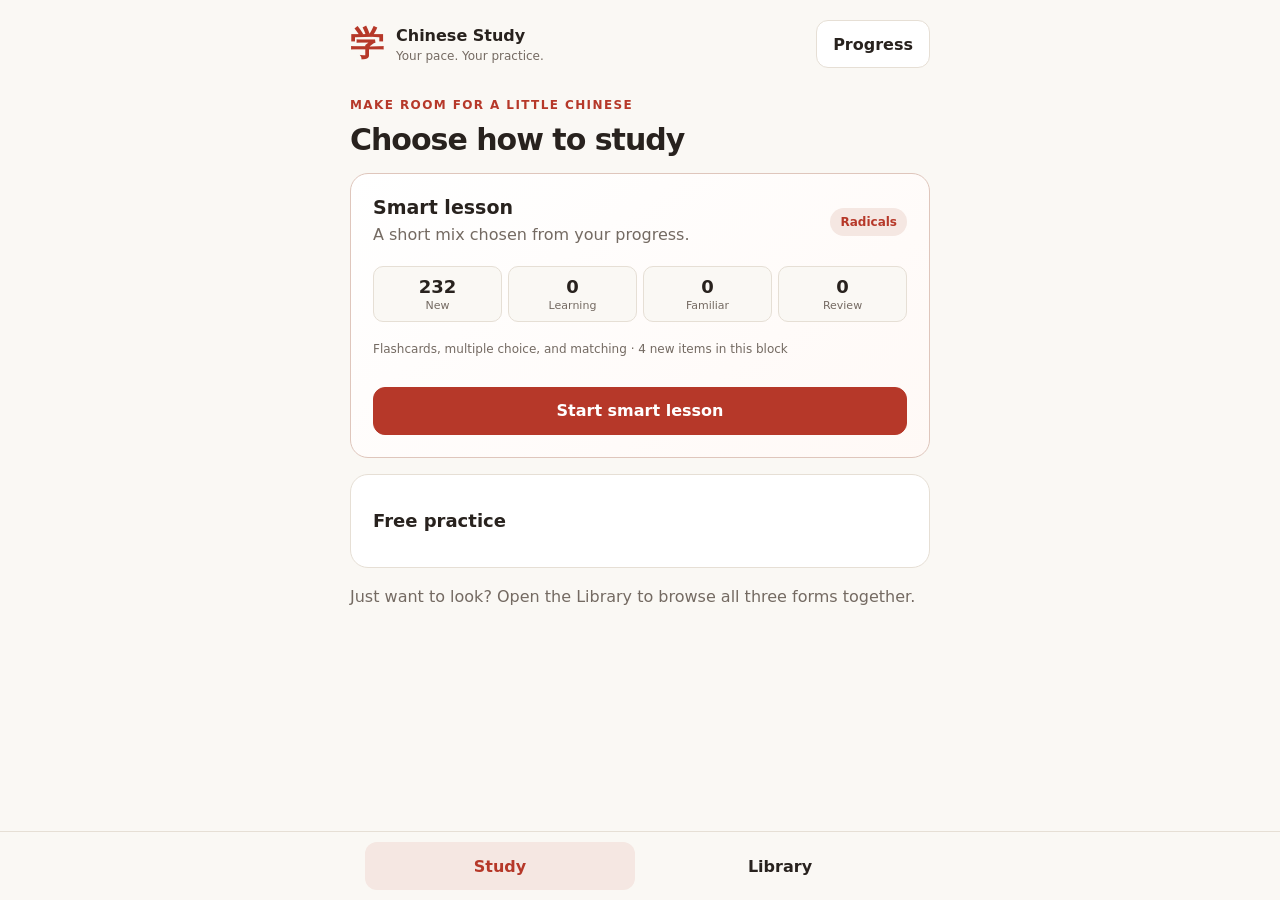
<file: index.html>
<!doctype html><html lang="en"><head><meta charset="utf-8"><meta name="viewport" content="width=device-width, initial-scale=1"><meta http-equiv="refresh" content="0;url=chinese-radicals.html"><title>Chinese Study</title></head><body><a href="chinese-radicals.html">Open Chinese Study</a></body></html>
</file>
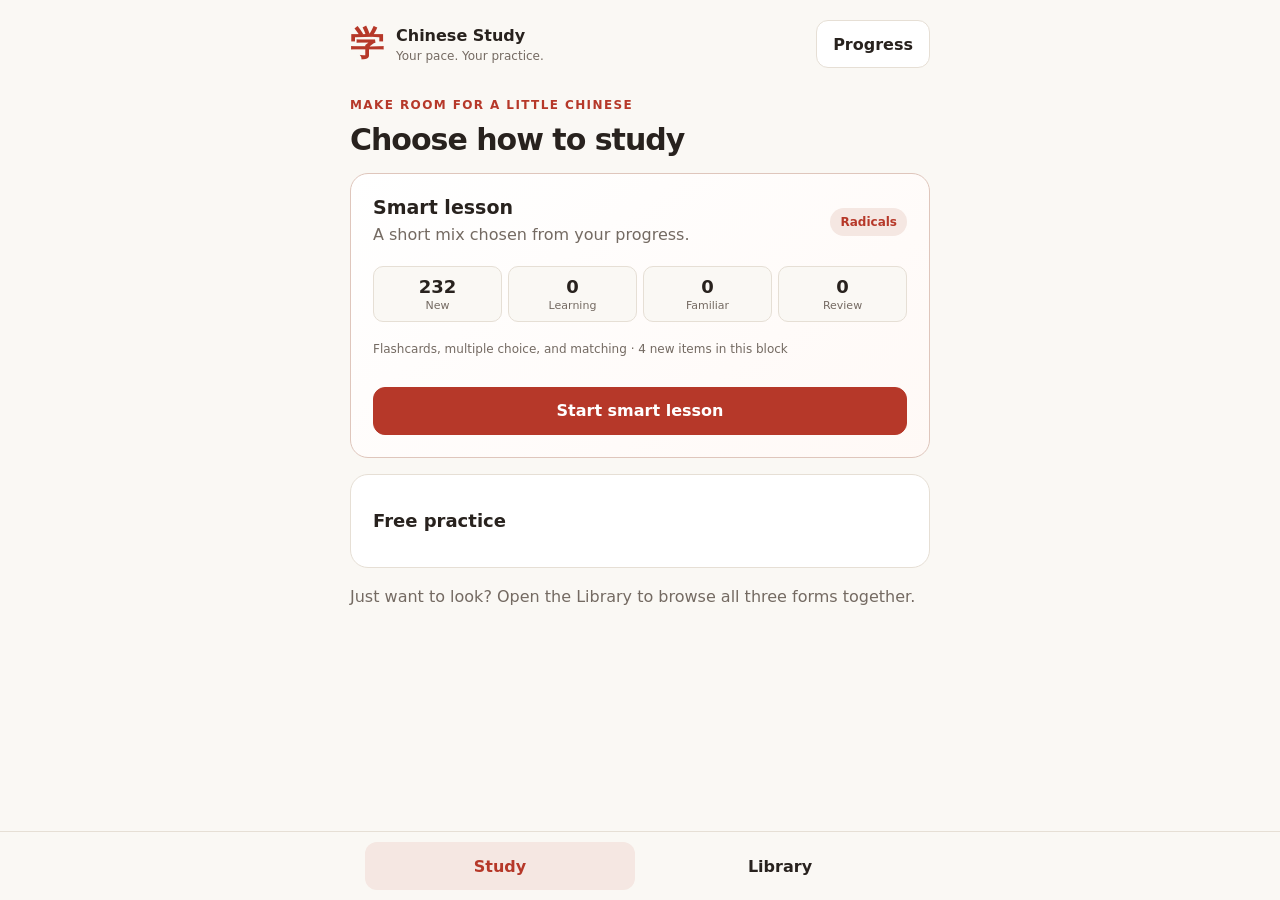
<file: chinese-radicals.html>
<!doctype html>
<html lang="en">
<head>
<meta charset="utf-8">
<meta name="viewport" content="width=device-width, initial-scale=1, viewport-fit=cover">
<meta name="theme-color" content="#faf8f4">
<meta name="apple-mobile-web-app-capable" content="yes">
<meta name="apple-mobile-web-app-title" content="Chinese Study">
<title>Chinese Study</title>
<link rel="manifest" href="manifest.webmanifest">
<link rel="apple-touch-icon" href="icon-192.png">
<link rel="icon" href="icon.svg" type="image/svg+xml">
<link rel="stylesheet" href="style.css">
<script defer src="content.js"></script>
<script defer src="app.js"></script>
</head>
<body>
<header><div class="brand"><span lang="zh-Hans">学</span><div>Chinese Study<small>Your pace. Your practice.</small></div></div><button id="menu" aria-label="Progress and settings">Progress</button></header>
<div id="notice" role="status" hidden></div>
<main id="app"><p>Loading your library…</p></main>
<nav aria-label="Main navigation"><button data-tab="study" aria-current="page">Study</button><button data-tab="library">Library</button></nav>
<noscript>This app needs JavaScript enabled to display cards and save progress.</noscript>
</body></html>
</file>
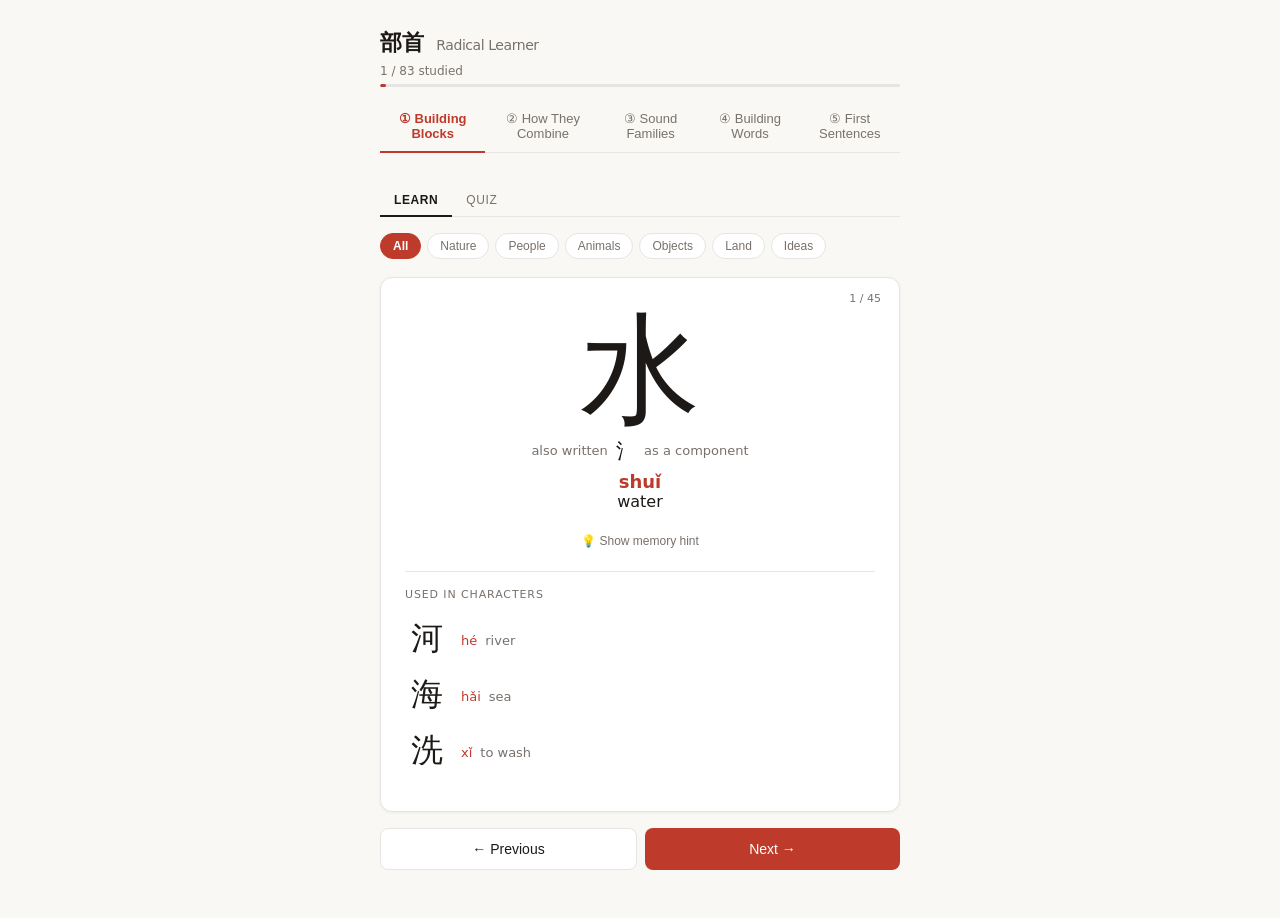
<file: original-draft.html>
<!DOCTYPE html>
<html lang="en">
<head>
<meta charset="utf-8">
<meta name="viewport" content="width=device-width, initial-scale=1">
<title>部首 — Learn Chinese Radicals</title>
<style>
:root {
  --ink: #1C1917;
  --vermillion: #BE3A2B;
  --vermillion-light: #F9E8E6;
  --paper: #FAF8F4;
  --card: #FFFFFF;
  --stone: #78716C;
  --light: #F5F3EF;
  --border: #E7E5E4;
  --green: #22C55E;
  --green-bg: #DCFCE7;
  --green-ink: #166534;
  --red-bg: #FEE2E2;
  --red-ink: #991B1B;
}
* { margin: 0; padding: 0; box-sizing: border-box; }
body {
  font-family: 'Inter', system-ui, -apple-system, sans-serif;
  background: var(--paper); color: var(--ink);
  min-height: 100vh;
  -webkit-font-smoothing: antialiased;
}
.container { max-width: 560px; margin: 0 auto; padding: 0 20px; }

/* ── Header ── */
.site-header {
  padding: 28px 0 0;
  border-bottom: 1px solid var(--border);
  background: var(--paper);
  position: sticky; top: 0; z-index: 10;
}
.site-header h1 {
  font-size: 22px; font-weight: 700; letter-spacing: -0.02em;
}
.site-header h1 span { font-size: 14px; font-weight: 400; color: var(--stone); margin-left: 6px; }
.progress-row {
  display: flex; justify-content: space-between; align-items: center;
  margin-top: 6px; font-size: 12px; color: var(--stone);
}
.progress-bar { height: 3px; background: var(--border); border-radius: 2px; margin-top: 6px; overflow: hidden; }
.progress-fill { height: 100%; background: var(--vermillion); border-radius: 2px; transition: width 0.4s ease; }

/* Lesson tabs */
.lesson-tabs {
  display: flex; gap: 0; margin-top: 14px;
}
.lesson-tab {
  padding: 10px 18px; font-size: 13px; font-weight: 400;
  color: var(--stone); background: none; border: none;
  border-bottom: 2px solid transparent;
  cursor: pointer; margin-bottom: -1px; transition: all 0.2s;
}
.lesson-tab.active { font-weight: 600; color: var(--vermillion); border-bottom-color: var(--vermillion); }

/* ── Mode tabs (learn/quiz) ── */
.mode-tabs { display: flex; gap: 0; margin: 16px 0; border-bottom: 1px solid var(--border); }
.mode-tab {
  padding: 8px 14px; font-size: 12px; text-transform: uppercase; letter-spacing: 0.05em;
  color: var(--stone); background: none; border: none;
  border-bottom: 2px solid transparent; cursor: pointer;
  margin-bottom: -1px; transition: all 0.2s;
}
.mode-tab.active { font-weight: 600; color: var(--ink); border-bottom-color: var(--ink); }

/* ── Pills ── */
.pills { display: flex; gap: 6px; flex-wrap: wrap; margin-bottom: 18px; }
.pill {
  padding: 5px 12px; font-size: 12px; border-radius: 20px; cursor: pointer;
  border: 1px solid var(--border); background: white; color: var(--stone);
  font-weight: 400; transition: all 0.2s;
}
.pill.active { border-color: var(--vermillion); background: var(--vermillion); color: white; font-weight: 600; }

/* ── Card ── */
.card {
  background: var(--card); border-radius: 12px; padding: 32px 24px;
  box-shadow: 0 1px 3px rgba(0,0,0,0.06); border: 1px solid var(--border);
  position: relative;
}
.card-counter {
  position: absolute; top: 14px; right: 18px; font-size: 11px; color: var(--stone);
}

/* ── Radical display ── */
.radical-char {
  font-size: 120px; line-height: 1; text-align: center; color: var(--ink);
  user-select: none; margin-bottom: 8px;
}
.variant { font-size: 13px; color: var(--stone); text-align: center; margin-bottom: 6px; }
.variant .v-char { font-size: 20px; color: var(--ink); vertical-align: middle; margin: 0 4px; }
.pinyin-main { font-size: 18px; color: var(--vermillion); font-weight: 600; text-align: center; }
.meaning-main { font-size: 16px; font-weight: 500; text-align: center; margin-bottom: 16px; }

/* Hint button */
.hint-btn {
  display: block; margin: 0 auto 12px; font-size: 12px; color: var(--stone);
  background: transparent; border: 1px solid transparent; border-radius: 6px;
  padding: 6px 12px; cursor: pointer; transition: all 0.2s;
}
.hint-btn.open { background: var(--light); border-color: var(--border); }

/* Divider */
.divider { height: 1px; background: var(--border); margin: 16px 0; }

/* Examples list */
.examples-label {
  font-size: 11px; color: var(--stone); text-transform: uppercase;
  letter-spacing: 0.08em; margin-bottom: 10px;
}
.example-row { display: flex; align-items: center; gap: 12px; padding: 6px 0; }
.example-char { font-size: 32px; color: var(--ink); width: 44px; text-align: center; flex-shrink: 0; }
.example-pinyin { font-size: 13px; color: var(--vermillion); font-weight: 500; }
.example-meaning { font-size: 13px; color: var(--stone); margin-left: 8px; }

/* ── Equation (Lesson 2) ── */
.equation {
  display: flex; align-items: center; justify-content: center;
  gap: 12px; flex-wrap: wrap; margin: 8px 0 16px;
}
.eq-part { text-align: center; }
.eq-char { font-size: 72px; line-height: 1; color: var(--ink); }
.eq-label { font-size: 12px; color: var(--stone); margin-top: 4px; }
.eq-pinyin { font-size: 13px; color: var(--vermillion); font-weight: 500; margin-top: 2px; }
.eq-op { font-size: 28px; color: var(--border); font-weight: 300; padding: 0 2px; align-self: flex-start; margin-top: 18px; }
.eq-result .eq-char { color: var(--vermillion); }
.combo-story {
  font-size: 14px; color: var(--stone); text-align: center;
  line-height: 1.5; margin-bottom: 8px; font-style: italic;
  padding: 0 12px;
}
.combo-meaning {
  font-size: 20px; font-weight: 600; text-align: center; color: var(--ink);
  margin-bottom: 4px;
}
.combo-pinyin { font-size: 15px; color: var(--vermillion); text-align: center; font-weight: 500; }

/* ── Family (Lesson 3) ── */
.fam-sound { text-align: center; margin-bottom: 14px; }
.fam-sound-char {
  font-size: 96px; line-height: 1; color: var(--vermillion); user-select: none;
}
.fam-sound-pinyin { font-size: 20px; color: var(--vermillion); font-weight: 600; margin-top: 4px; }
.fam-sound-meaning { font-size: 13px; color: var(--stone); margin-top: 2px; }
.fam-note {
  font-size: 13px; color: var(--stone); line-height: 1.5; text-align: center;
  font-style: italic; padding: 0 8px;
}
.fam-row {
  display: flex; align-items: center; gap: 14px; padding: 10px 0;
  border-bottom: 1px solid var(--light);
}
.fam-row:last-child { border-bottom: none; }
.fam-row-char {
  font-size: 40px; line-height: 1; color: var(--ink); width: 52px;
  text-align: center; flex-shrink: 0; user-select: none;
}
.fam-row-body { flex: 1; min-width: 0; }
.fam-row-top { display: flex; align-items: baseline; gap: 8px; margin-bottom: 6px; }
.fam-row-pinyin { font-size: 15px; color: var(--vermillion); font-weight: 600; }
.fam-row-meaning { font-size: 14px; color: var(--ink); }
.fam-row-formula { display: flex; align-items: center; gap: 6px; flex-wrap: wrap; }
.fam-tag {
  font-size: 11px; padding: 2px 8px; border-radius: 4px; white-space: nowrap;
}
.fam-tag-meaning { background: var(--light); color: var(--stone); }
.fam-tag-sound { background: var(--vermillion-light); color: var(--vermillion); }
.fam-plus { font-size: 12px; color: var(--border); }

/* ── Words (Lesson 4) ── */
.word-row { padding: 12px 0; border-bottom: 1px solid var(--light); }
.word-row:last-child { border-bottom: none; }
.word-row-head { display: flex; align-items: baseline; gap: 10px; margin-bottom: 8px; flex-wrap: wrap; }
.word-row-word { font-size: 30px; line-height: 1; color: var(--ink); }
.word-row-pinyin { font-size: 14px; color: var(--vermillion); font-weight: 600; }
.word-row-meaning { font-size: 14px; color: var(--stone); }
.word-row-parts { display: flex; align-items: center; gap: 8px; flex-wrap: wrap; }
.word-part {
  font-size: 12px; color: var(--stone); background: var(--light);
  padding: 3px 10px; border-radius: 4px; white-space: nowrap;
}
.word-part-char { font-size: 16px; color: var(--ink); vertical-align: middle; margin-right: 2px; }
.word-plus { font-size: 13px; color: var(--border); }

/* ── Sentences (Lesson 5) ── */
.sent-zh { font-size: 40px; line-height: 1.3; text-align: center; color: var(--ink); margin-bottom: 8px; }
.sent-pinyin { font-size: 16px; text-align: center; color: var(--vermillion); font-weight: 500; margin-bottom: 6px; }
.sent-en { font-size: 16px; text-align: center; color: var(--ink); font-weight: 500; }
.sent-words { display: flex; flex-wrap: wrap; gap: 8px; justify-content: center; }
.sent-word {
  display: flex; flex-direction: column; align-items: center;
  background: var(--light); border-radius: 8px; padding: 8px 12px; min-width: 56px;
}
.sent-word-char { font-size: 28px; line-height: 1.1; color: var(--ink); }
.sent-word-pinyin { font-size: 12px; color: var(--vermillion); font-weight: 500; margin-top: 2px; }
.sent-word-meaning { font-size: 12px; color: var(--stone); margin-top: 1px; }
.sent-point {
  margin-top: 18px; font-size: 14px; line-height: 1.55; color: var(--ink);
  background: var(--vermillion-light); border-radius: 8px; padding: 14px 16px;
}
.sent-point-label {
  display: block; font-size: 11px; text-transform: uppercase; letter-spacing: 0.08em;
  color: var(--vermillion); font-weight: 700; margin-bottom: 6px;
}

/* ── Navigation ── */
.nav-row { display: flex; gap: 8px; margin-top: 16px; }
.nav-btn {
  flex: 1; padding: 12px; font-size: 14px; font-weight: 500; border-radius: 8px;
  cursor: pointer; transition: all 0.15s; border: none;
}
.nav-btn.secondary { border: 1px solid var(--border); background: white; color: var(--ink); }
.nav-btn.primary { background: var(--vermillion); color: white; }

/* ── Quiz ── */
.quiz-dots { display: flex; gap: 4px; justify-content: center; margin-bottom: 20px; }
.quiz-dot {
  width: 8px; height: 8px; border-radius: 50%; background: var(--border); transition: all 0.3s;
}
.quiz-dot.current { background: var(--ink); }
.quiz-dot.correct { background: var(--green); }
.quiz-dot.wrong { background: var(--vermillion); }

.quiz-prompt {
  font-size: 11px; color: var(--stone); text-transform: uppercase;
  letter-spacing: 0.08em; margin-bottom: 12px; text-align: center;
}
.quiz-char { font-size: 100px; line-height: 1; text-align: center; color: var(--ink); margin-bottom: 28px; user-select: none; }

.option-btn {
  display: block; width: 100%; padding: 14px 16px; font-size: 15px; font-weight: 500;
  border-radius: 8px; border: 1.5px solid var(--border); background: white;
  color: var(--ink); cursor: pointer; text-align: left; transition: all 0.2s;
  margin-bottom: 8px;
}
.option-btn:hover { border-color: var(--stone); }
.option-btn.locked { cursor: default; }
.option-btn.correct-pick { background: var(--green-bg); border-color: var(--green); color: var(--green-ink); }
.option-btn.wrong-pick { background: var(--red-bg); border-color: var(--vermillion); color: var(--red-ink); }
.option-btn.faded { opacity: 0.4; }

.quiz-feedback { margin-top: 14px; font-size: 13px; color: var(--stone); text-align: center; }
.quiz-count { text-align: center; margin-top: 10px; font-size: 13px; color: var(--stone); }

/* ── Results ── */
.results-emoji { font-size: 48px; text-align: center; margin-bottom: 8px; }
.results-score { font-size: 28px; font-weight: 700; text-align: center; margin-bottom: 4px; }
.results-msg { font-size: 14px; color: var(--stone); text-align: center; margin-bottom: 20px; }
.results-row {
  display: flex; align-items: center; gap: 12px; padding: 8px 0;
  border-bottom: 1px solid var(--light);
}
.results-row:last-child { border-bottom: none; }
.results-char { font-size: 28px; width: 36px; text-align: center; }
.results-meaning { flex: 1; font-size: 13px; }
.results-mark { font-size: 16px; }
.results-list { margin-bottom: 20px; }
.back-link {
  display: block; width: 100%; padding: 10px; font-size: 13px; border-radius: 8px;
  border: none; background: transparent; color: var(--stone); cursor: pointer;
  margin-top: 8px; text-align: center;
}

/* ── Combo Quiz specifics ── */
.combo-quiz-eq {
  display: flex; align-items: center; justify-content: center;
  gap: 10px; margin-bottom: 24px;
}
.combo-quiz-eq .cq-char { font-size: 56px; line-height: 1; }
.combo-quiz-eq .cq-label { font-size: 11px; color: var(--stone); text-align: center; margin-top: 2px; }
.combo-quiz-eq .cq-op { font-size: 22px; color: var(--border); font-weight: 300; }
.combo-quiz-eq .cq-mystery {
  width: 64px; height: 64px; border: 2px dashed var(--border); border-radius: 8px;
  display: flex; align-items: center; justify-content: center;
  font-size: 28px; color: var(--stone);
}

/* Mobile tweaks */
@media (max-width: 480px) {
  .radical-char { font-size: 90px; }
  .quiz-char { font-size: 80px; }
  .eq-char { font-size: 56px; }
  .combo-quiz-eq .cq-char { font-size: 44px; }
  .equation { gap: 8px; }
}
</style>
</head>
<body>

<div class="container">
  <div class="site-header">
    <h1>部首 <span>Radical Learner</span></h1>
    <div class="progress-row">
      <span id="progress-label">0 / 0 studied</span>
    </div>
    <div class="progress-bar"><div class="progress-fill" id="progress-fill"></div></div>
    <div class="lesson-tabs" id="lesson-tabs"></div>
  </div>

  <div id="content" style="padding: 16px 0 48px;"></div>
</div>

<script>
// ══════════════════════════════════════
//  DATA
// ══════════════════════════════════════

const RADICALS = [
  // Nature
  {char:"水",variant:"氵",meaning:"water",pinyin:"shuǐ",cat:"Nature",hint:"Three drops on the left side of characters",examples:[{char:"河",pinyin:"hé",meaning:"river"},{char:"海",pinyin:"hǎi",meaning:"sea"},{char:"洗",pinyin:"xǐ",meaning:"to wash"}]},
  {char:"火",variant:"灬",meaning:"fire",pinyin:"huǒ",cat:"Nature",hint:"Four dots at the bottom in many characters",examples:[{char:"灯",pinyin:"dēng",meaning:"lamp"},{char:"烧",pinyin:"shāo",meaning:"to burn"},{char:"热",pinyin:"rè",meaning:"hot"}]},
  {char:"木",variant:null,meaning:"wood / tree",pinyin:"mù",cat:"Nature",hint:"A tree with branches and roots",examples:[{char:"林",pinyin:"lín",meaning:"forest (two trees)"},{char:"树",pinyin:"shù",meaning:"tree"},{char:"桥",pinyin:"qiáo",meaning:"bridge"}]},
  {char:"土",variant:null,meaning:"earth / soil",pinyin:"tǔ",cat:"Nature",hint:"Ground with something growing from it",examples:[{char:"地",pinyin:"dì",meaning:"ground"},{char:"城",pinyin:"chéng",meaning:"city"},{char:"场",pinyin:"chǎng",meaning:"field"}]},
  {char:"金",variant:"钅",meaning:"metal / gold",pinyin:"jīn",cat:"Nature",hint:"Appears on the left as 钅 in simplified",examples:[{char:"银",pinyin:"yín",meaning:"silver"},{char:"铁",pinyin:"tiě",meaning:"iron"},{char:"钱",pinyin:"qián",meaning:"money"}]},
  {char:"山",variant:null,meaning:"mountain",pinyin:"shān",cat:"Nature",hint:"Three peaks — the middle one tallest",examples:[{char:"岛",pinyin:"dǎo",meaning:"island"},{char:"岸",pinyin:"àn",meaning:"shore"},{char:"崩",pinyin:"bēng",meaning:"collapse"}]},
  {char:"日",variant:null,meaning:"sun / day",pinyin:"rì",cat:"Nature",hint:"A sun with a line through the middle",examples:[{char:"明",pinyin:"míng",meaning:"bright"},{char:"时",pinyin:"shí",meaning:"time"},{char:"早",pinyin:"zǎo",meaning:"early"}]},
  {char:"月",variant:null,meaning:"moon / month",pinyin:"yuè",cat:"Nature",hint:"A crescent moon shape",examples:[{char:"明",pinyin:"míng",meaning:"bright"},{char:"朋",pinyin:"péng",meaning:"friend"},{char:"期",pinyin:"qī",meaning:"period"}]},
  {char:"石",variant:null,meaning:"stone / rock",pinyin:"shí",cat:"Nature",hint:"A cliff with a pebble beneath it",examples:[{char:"破",pinyin:"pò",meaning:"broken"},{char:"研",pinyin:"yán",meaning:"to research"},{char:"砖",pinyin:"zhuān",meaning:"brick"}]},
  {char:"雨",variant:null,meaning:"rain",pinyin:"yǔ",cat:"Nature",hint:"Drops falling from a cloud under the sky",examples:[{char:"雪",pinyin:"xuě",meaning:"snow"},{char:"雷",pinyin:"léi",meaning:"thunder"},{char:"雾",pinyin:"wù",meaning:"fog"}]},
  {char:"艹",variant:null,meaning:"grass / plant",pinyin:"cǎo",cat:"Nature",hint:"Two sprouts — sits on top of characters",examples:[{char:"花",pinyin:"huā",meaning:"flower"},{char:"草",pinyin:"cǎo",meaning:"grass"},{char:"药",pinyin:"yào",meaning:"medicine"}]},

  // People
  {char:"人",variant:"亻",meaning:"person",pinyin:"rén",cat:"People",hint:"A walking figure — becomes 亻 on the left",examples:[{char:"你",pinyin:"nǐ",meaning:"you"},{char:"他",pinyin:"tā",meaning:"he"},{char:"休",pinyin:"xiū",meaning:"to rest"}]},
  {char:"女",variant:null,meaning:"woman",pinyin:"nǚ",cat:"People",hint:"A kneeling figure — an ancient pictograph",examples:[{char:"妈",pinyin:"mā",meaning:"mother"},{char:"好",pinyin:"hǎo",meaning:"good"},{char:"姐",pinyin:"jiě",meaning:"sister"}]},
  {char:"子",variant:null,meaning:"child / son",pinyin:"zǐ",cat:"People",hint:"A swaddled baby",examples:[{char:"好",pinyin:"hǎo",meaning:"good"},{char:"学",pinyin:"xué",meaning:"to study"},{char:"字",pinyin:"zì",meaning:"character"}]},
  {char:"口",variant:null,meaning:"mouth",pinyin:"kǒu",cat:"People",hint:"An open mouth — a simple square",examples:[{char:"吃",pinyin:"chī",meaning:"to eat"},{char:"喝",pinyin:"hē",meaning:"to drink"},{char:"叫",pinyin:"jiào",meaning:"to shout"}]},
  {char:"手",variant:"扌",meaning:"hand",pinyin:"shǒu",cat:"People",hint:"Becomes 扌 on the left — fingers reaching",examples:[{char:"打",pinyin:"dǎ",meaning:"to hit"},{char:"拿",pinyin:"ná",meaning:"to take"},{char:"把",pinyin:"bǎ",meaning:"to hold"}]},
  {char:"心",variant:"忄",meaning:"heart / mind",pinyin:"xīn",cat:"People",hint:"Becomes 忄 on the left — feelings live here",examples:[{char:"想",pinyin:"xiǎng",meaning:"to think"},{char:"快",pinyin:"kuài",meaning:"happy / fast"},{char:"情",pinyin:"qíng",meaning:"emotion"}]},
  {char:"目",variant:null,meaning:"eye",pinyin:"mù",cat:"People",hint:"An eye turned sideways",examples:[{char:"看",pinyin:"kàn",meaning:"to look"},{char:"眼",pinyin:"yǎn",meaning:"eye"},{char:"睡",pinyin:"shuì",meaning:"to sleep"}]},
  {char:"耳",variant:null,meaning:"ear",pinyin:"ěr",cat:"People",hint:"The shape of an ear",examples:[{char:"听",pinyin:"tīng",meaning:"to listen"},{char:"闻",pinyin:"wén",meaning:"to hear"},{char:"聪",pinyin:"cōng",meaning:"clever"}]},
  {char:"足",variant:"⻊",meaning:"foot",pinyin:"zú",cat:"People",hint:"A foot — about walking and movement",examples:[{char:"跑",pinyin:"pǎo",meaning:"to run"},{char:"跳",pinyin:"tiào",meaning:"to jump"},{char:"路",pinyin:"lù",meaning:"road"}]},
  {char:"力",variant:null,meaning:"strength",pinyin:"lì",cat:"People",hint:"A flexed arm showing muscle",examples:[{char:"动",pinyin:"dòng",meaning:"to move"},{char:"办",pinyin:"bàn",meaning:"to handle"},{char:"男",pinyin:"nán",meaning:"man"}]},

  // Animals
  {char:"马",variant:null,meaning:"horse",pinyin:"mǎ",cat:"Animals",hint:"Simplified from a galloping horse pictograph",examples:[{char:"妈",pinyin:"mā",meaning:"mother"},{char:"骑",pinyin:"qí",meaning:"to ride"},{char:"驾",pinyin:"jià",meaning:"to drive"}]},
  {char:"鱼",variant:null,meaning:"fish",pinyin:"yú",cat:"Animals",hint:"A fish with head, body, and tail",examples:[{char:"鲜",pinyin:"xiān",meaning:"fresh"},{char:"鲸",pinyin:"jīng",meaning:"whale"},{char:"渔",pinyin:"yú",meaning:"fishing"}]},
  {char:"鸟",variant:null,meaning:"bird",pinyin:"niǎo",cat:"Animals",hint:"A bird with beak and tail feathers",examples:[{char:"鸡",pinyin:"jī",meaning:"chicken"},{char:"鸭",pinyin:"yā",meaning:"duck"},{char:"鸣",pinyin:"míng",meaning:"to chirp"}]},
  {char:"虫",variant:null,meaning:"insect / bug",pinyin:"chóng",cat:"Animals",hint:"A creepy-crawly — covers all small creatures",examples:[{char:"蛇",pinyin:"shé",meaning:"snake"},{char:"蚊",pinyin:"wén",meaning:"mosquito"},{char:"蝴",pinyin:"hú",meaning:"butterfly"}]},
  {char:"犬",variant:"犭",meaning:"dog / animal",pinyin:"quǎn",cat:"Animals",hint:"Becomes 犭 on the left — used for mammals",examples:[{char:"猫",pinyin:"māo",meaning:"cat"},{char:"狗",pinyin:"gǒu",meaning:"dog"},{char:"狼",pinyin:"láng",meaning:"wolf"}]},
  {char:"牛",variant:null,meaning:"cow / ox",pinyin:"niú",cat:"Animals",hint:"Horns on top of a head",examples:[{char:"牧",pinyin:"mù",meaning:"to herd"},{char:"物",pinyin:"wù",meaning:"thing"},{char:"特",pinyin:"tè",meaning:"special"}]},

  // Objects
  {char:"刀",variant:"刂",meaning:"knife / blade",pinyin:"dāo",cat:"Objects",hint:"Becomes 刂 on the right side",examples:[{char:"切",pinyin:"qiē",meaning:"to cut"},{char:"分",pinyin:"fēn",meaning:"to divide"},{char:"刻",pinyin:"kè",meaning:"to carve"}]},
  {char:"门",variant:null,meaning:"door / gate",pinyin:"mén",cat:"Objects",hint:"A doorframe — characters inside it are enclosed",examples:[{char:"问",pinyin:"wèn",meaning:"to ask"},{char:"间",pinyin:"jiān",meaning:"room"},{char:"闻",pinyin:"wén",meaning:"to hear"}]},
  {char:"车",variant:null,meaning:"vehicle",pinyin:"chē",cat:"Objects",hint:"Simplified from a chariot seen from above",examples:[{char:"轮",pinyin:"lún",meaning:"wheel"},{char:"转",pinyin:"zhuǎn",meaning:"to turn"},{char:"辆",pinyin:"liàng",meaning:"(vehicle counter)"}]},
  {char:"衣",variant:"衤",meaning:"clothing",pinyin:"yī",cat:"Objects",hint:"Becomes 衤 on the left — fabrics and garments",examples:[{char:"裤",pinyin:"kù",meaning:"pants"},{char:"被",pinyin:"bèi",meaning:"quilt"},{char:"衬",pinyin:"chèn",meaning:"shirt"}]},
  {char:"食",variant:"饣",meaning:"food / eat",pinyin:"shí",cat:"Objects",hint:"Becomes 饣 on the left — meals and eating",examples:[{char:"饭",pinyin:"fàn",meaning:"rice / meal"},{char:"饿",pinyin:"è",meaning:"hungry"},{char:"饮",pinyin:"yǐn",meaning:"to drink"}]},
  {char:"宀",variant:null,meaning:"roof / house",pinyin:"mián",cat:"Objects",hint:"A roof — tops many indoor characters",examples:[{char:"家",pinyin:"jiā",meaning:"home"},{char:"安",pinyin:"ān",meaning:"peace"},{char:"字",pinyin:"zì",meaning:"character"}]},
  {char:"贝",variant:null,meaning:"shell / money",pinyin:"bèi",cat:"Objects",hint:"Cowrie shells were ancient currency",examples:[{char:"财",pinyin:"cái",meaning:"wealth"},{char:"货",pinyin:"huò",meaning:"goods"},{char:"贵",pinyin:"guì",meaning:"expensive"}]},

  // Land & Work
  {char:"田",variant:null,meaning:"field",pinyin:"tián",cat:"Land",hint:"Farmland divided into sections",examples:[{char:"男",pinyin:"nán",meaning:"man"},{char:"界",pinyin:"jiè",meaning:"boundary"},{char:"思",pinyin:"sī",meaning:"to think"}]},
  {char:"禾",variant:null,meaning:"grain / crop",pinyin:"hé",cat:"Land",hint:"A grain plant bending with a heavy ear",examples:[{char:"种",pinyin:"zhǒng",meaning:"to plant"},{char:"秋",pinyin:"qiū",meaning:"autumn"},{char:"和",pinyin:"hé",meaning:"harmony"}]},
  {char:"竹",variant:"⺮",meaning:"bamboo",pinyin:"zhú",cat:"Land",hint:"Two bamboo leaves on top",examples:[{char:"笔",pinyin:"bǐ",meaning:"pen"},{char:"笑",pinyin:"xiào",meaning:"to laugh"},{char:"筷",pinyin:"kuài",meaning:"chopsticks"}]},
  {char:"纟",variant:null,meaning:"silk / thread",pinyin:"sī",cat:"Land",hint:"Twisted threads — textiles and connections",examples:[{char:"红",pinyin:"hóng",meaning:"red"},{char:"给",pinyin:"gěi",meaning:"to give"},{char:"绿",pinyin:"lǜ",meaning:"green"}]},
  {char:"王",variant:null,meaning:"king / jade",pinyin:"wáng",cat:"Land",hint:"Three levels connected by the king",examples:[{char:"玩",pinyin:"wán",meaning:"to play"},{char:"现",pinyin:"xiàn",meaning:"now"},{char:"球",pinyin:"qiú",meaning:"ball"}]},
  {char:"工",variant:null,meaning:"work / craft",pinyin:"gōng",cat:"Land",hint:"A carpenter's square",examples:[{char:"功",pinyin:"gōng",meaning:"achievement"},{char:"江",pinyin:"jiāng",meaning:"river"},{char:"红",pinyin:"hóng",meaning:"red"}]},

  // Ideas
  {char:"言",variant:"讠",meaning:"speech / words",pinyin:"yán",cat:"Ideas",hint:"Becomes 讠 on the left — about language",examples:[{char:"说",pinyin:"shuō",meaning:"to speak"},{char:"话",pinyin:"huà",meaning:"words"},{char:"读",pinyin:"dú",meaning:"to read"}]},
  {char:"大",variant:null,meaning:"big / great",pinyin:"dà",cat:"Ideas",hint:"A person stretching arms wide",examples:[{char:"天",pinyin:"tiān",meaning:"sky"},{char:"太",pinyin:"tài",meaning:"too much"},{char:"夫",pinyin:"fū",meaning:"husband"}]},
  {char:"小",variant:null,meaning:"small",pinyin:"xiǎo",cat:"Ideas",hint:"Something divided into tiny pieces",examples:[{char:"少",pinyin:"shǎo",meaning:"few"},{char:"尖",pinyin:"jiān",meaning:"sharp"},{char:"尘",pinyin:"chén",meaning:"dust"}]},
  {char:"走",variant:null,meaning:"to walk / go",pinyin:"zǒu",cat:"Ideas",hint:"A running figure",examples:[{char:"起",pinyin:"qǐ",meaning:"to rise"},{char:"超",pinyin:"chāo",meaning:"to exceed"},{char:"越",pinyin:"yuè",meaning:"to cross"}]},
  {char:"又",variant:null,meaning:"again / hand",pinyin:"yòu",cat:"Ideas",hint:"A right hand — one of the simplest radicals",examples:[{char:"双",pinyin:"shuāng",meaning:"pair"},{char:"对",pinyin:"duì",meaning:"correct"},{char:"友",pinyin:"yǒu",meaning:"friend"}]},
];

const CATEGORIES = ["All","Nature","People","Animals","Objects","Land","Ideas"];

const COMBOS = [
  // Logic pairs
  {result:{char:"好",pinyin:"hǎo",meaning:"good"},
   parts:[{char:"女",pinyin:"nǚ",meaning:"woman"},{char:"子",pinyin:"zǐ",meaning:"child"}],
   story:"A woman with her child — the picture of something good.",cat:"Logic"},

  {result:{char:"明",pinyin:"míng",meaning:"bright"},
   parts:[{char:"日",pinyin:"rì",meaning:"sun"},{char:"月",pinyin:"yuè",meaning:"moon"}],
   story:"Sun and moon together — the brightest things in the sky.",cat:"Logic"},

  {result:{char:"休",pinyin:"xiū",meaning:"to rest"},
   parts:[{char:"亻",pinyin:"rén",meaning:"person"},{char:"木",pinyin:"mù",meaning:"tree"}],
   story:"A person leaning against a tree — taking a rest.",cat:"Logic"},

  {result:{char:"男",pinyin:"nán",meaning:"man"},
   parts:[{char:"田",pinyin:"tián",meaning:"field"},{char:"力",pinyin:"lì",meaning:"strength"}],
   story:"Strength applied in the field — the traditional role of a man.",cat:"Logic"},

  {result:{char:"安",pinyin:"ān",meaning:"peace"},
   parts:[{char:"宀",pinyin:"mián",meaning:"roof"},{char:"女",pinyin:"nǚ",meaning:"woman"}],
   story:"A woman safe under a roof — peace and security.",cat:"Logic"},

  {result:{char:"字",pinyin:"zì",meaning:"character / letter"},
   parts:[{char:"宀",pinyin:"mián",meaning:"roof"},{char:"子",pinyin:"zǐ",meaning:"child"}],
   story:"A child learning under a roof — that's where you learn your characters.",cat:"Logic"},

  {result:{char:"尘",pinyin:"chén",meaning:"dust"},
   parts:[{char:"小",pinyin:"xiǎo",meaning:"small"},{char:"土",pinyin:"tǔ",meaning:"earth"}],
   story:"Small particles of earth — dust.",cat:"Logic"},

  {result:{char:"尖",pinyin:"jiān",meaning:"sharp / pointed"},
   parts:[{char:"小",pinyin:"xiǎo",meaning:"small"},{char:"大",pinyin:"dà",meaning:"big"}],
   story:"Small on top of big — narrowing to a sharp point.",cat:"Logic"},

  {result:{char:"看",pinyin:"kàn",meaning:"to look"},
   parts:[{char:"手",pinyin:"shǒu",meaning:"hand"},{char:"目",pinyin:"mù",meaning:"eye"}],
   story:"A hand shading the eyes — peering into the distance.",cat:"Logic"},

  {result:{char:"问",pinyin:"wèn",meaning:"to ask"},
   parts:[{char:"门",pinyin:"mén",meaning:"door"},{char:"口",pinyin:"kǒu",meaning:"mouth"}],
   story:"A mouth at the door — knocking and asking a question.",cat:"Logic"},

  {result:{char:"闻",pinyin:"wén",meaning:"to hear / smell"},
   parts:[{char:"门",pinyin:"mén",meaning:"door"},{char:"耳",pinyin:"ěr",meaning:"ear"}],
   story:"An ear pressed to the door — listening in.",cat:"Logic"},

  {result:{char:"秋",pinyin:"qiū",meaning:"autumn"},
   parts:[{char:"禾",pinyin:"hé",meaning:"grain"},{char:"火",pinyin:"huǒ",meaning:"fire"}],
   story:"Burning the grain stubble after harvest — the season of autumn.",cat:"Logic"},

  // Repetition patterns
  {result:{char:"林",pinyin:"lín",meaning:"forest / grove"},
   parts:[{char:"木",pinyin:"mù",meaning:"tree"},{char:"木",pinyin:"mù",meaning:"tree"}],
   story:"Two trees side by side — a grove or forest.",cat:"Patterns"},

  {result:{char:"森",pinyin:"sēn",meaning:"dense forest"},
   parts:[{char:"木",pinyin:"mù",meaning:"tree"},{char:"木",pinyin:"mù",meaning:"tree"},{char:"木",pinyin:"mù",meaning:"tree"}],
   story:"Three trees — an even denser forest. More is more.",cat:"Patterns"},

  {result:{char:"从",pinyin:"cóng",meaning:"to follow"},
   parts:[{char:"人",pinyin:"rén",meaning:"person"},{char:"人",pinyin:"rén",meaning:"person"}],
   story:"One person behind another — following along.",cat:"Patterns"},

  {result:{char:"众",pinyin:"zhòng",meaning:"crowd / many"},
   parts:[{char:"人",pinyin:"rén",meaning:"person"},{char:"人",pinyin:"rén",meaning:"person"},{char:"人",pinyin:"rén",meaning:"person"}],
   story:"Three people — that's a crowd.",cat:"Patterns"},

  {result:{char:"朋",pinyin:"péng",meaning:"friend"},
   parts:[{char:"月",pinyin:"yuè",meaning:"moon"},{char:"月",pinyin:"yuè",meaning:"moon"}],
   story:"Two moons — companions traveling together, like friends.",cat:"Patterns"},

  {result:{char:"双",pinyin:"shuāng",meaning:"pair / double"},
   parts:[{char:"又",pinyin:"yòu",meaning:"hand"},{char:"又",pinyin:"yòu",meaning:"hand"}],
   story:"Two hands — a pair.",cat:"Patterns"},

  // Sound component
  {result:{char:"妈",pinyin:"mā",meaning:"mother"},
   parts:[{char:"女",pinyin:"nǚ",meaning:"woman"},{char:"马",pinyin:"mǎ",meaning:"horse"}],
   story:"Woman (meaning) + horse (sound: mǎ → mā). The horse tells you the pronunciation!",cat:"Sound"},

  {result:{char:"吗",pinyin:"ma",meaning:"question particle"},
   parts:[{char:"口",pinyin:"kǒu",meaning:"mouth"},{char:"马",pinyin:"mǎ",meaning:"horse"}],
   story:"Mouth (it's spoken) + horse (sound: mǎ → ma). Same sound trick — different meaning component.",cat:"Sound"},
];

const COMBO_CATS = ["All","Logic","Patterns","Sound"];

// Lesson 3: phonetic families. One sound component generates a whole family;
// the meaning component (a radical) changes what each character means.
const FAMILIES = [
  {
    sound:{char:"青",pinyin:"qīng",meaning:"blue-green"},
    note:"The cleanest family in Chinese. Every member sounds like qīng or jīng — only the tone and the meaning component change.",
    members:[
      {char:"清",pinyin:"qīng",meaning:"clear",radical:{char:"氵",meaning:"water"}},
      {char:"请",pinyin:"qǐng",meaning:"please / to invite",radical:{char:"讠",meaning:"speech"}},
      {char:"情",pinyin:"qíng",meaning:"feeling",radical:{char:"忄",meaning:"heart"}},
      {char:"晴",pinyin:"qíng",meaning:"sunny",radical:{char:"日",meaning:"sun"}},
      {char:"睛",pinyin:"jīng",meaning:"eyeball",radical:{char:"目",meaning:"eye"}},
    ]
  },
  {
    sound:{char:"包",pinyin:"bāo",meaning:"to wrap"},
    note:"Every member sounds like bāo or pāo. Spot 包 inside a character and you can guess the sound before you know the meaning.",
    members:[
      {char:"抱",pinyin:"bào",meaning:"to hug",radical:{char:"扌",meaning:"hand"}},
      {char:"泡",pinyin:"pào",meaning:"bubble",radical:{char:"氵",meaning:"water"}},
      {char:"跑",pinyin:"pǎo",meaning:"to run",radical:{char:"足",meaning:"foot"}},
      {char:"饱",pinyin:"bǎo",meaning:"full (from food)",radical:{char:"饣",meaning:"food"}},
      {char:"炮",pinyin:"pào",meaning:"cannon",radical:{char:"火",meaning:"fire"}},
    ]
  },
  {
    sound:{char:"方",pinyin:"fāng",meaning:"square / direction"},
    note:"All read fāng or fáng. The meaning component tells you which fang you're dealing with.",
    members:[
      {char:"房",pinyin:"fáng",meaning:"room / house",radical:{char:"户",meaning:"door"}},
      {char:"放",pinyin:"fàng",meaning:"to release",radical:{char:"攵",meaning:"action"}},
      {char:"访",pinyin:"fǎng",meaning:"to visit",radical:{char:"讠",meaning:"speech"}},
      {char:"防",pinyin:"fáng",meaning:"to defend",radical:{char:"阝",meaning:"mound / place"}},
      {char:"芳",pinyin:"fāng",meaning:"fragrant",radical:{char:"艹",meaning:"grass"}},
    ]
  },
  {
    sound:{char:"马",pinyin:"mǎ",meaning:"horse"},
    note:"You met this one already with 妈. The horse is a pure sound tag here — it means nothing about mothers or codes.",
    members:[
      {char:"妈",pinyin:"mā",meaning:"mother",radical:{char:"女",meaning:"woman"}},
      {char:"吗",pinyin:"ma",meaning:"question particle",radical:{char:"口",meaning:"mouth"}},
      {char:"码",pinyin:"mǎ",meaning:"code / number",radical:{char:"石",meaning:"stone"}},
      {char:"骂",pinyin:"mà",meaning:"to scold",radical:{char:"口口",meaning:"mouths"}},
    ]
  },
  {
    sound:{char:"主",pinyin:"zhǔ",meaning:"master / main"},
    note:"Every member reads zhù. A rock-solid family where the sound barely drifted at all.",
    members:[
      {char:"住",pinyin:"zhù",meaning:"to live / reside",radical:{char:"亻",meaning:"person"}},
      {char:"注",pinyin:"zhù",meaning:"to pour / focus",radical:{char:"氵",meaning:"water"}},
      {char:"柱",pinyin:"zhù",meaning:"pillar",radical:{char:"木",meaning:"wood"}},
      {char:"驻",pinyin:"zhù",meaning:"to be stationed",radical:{char:"马",meaning:"horse"}},
    ]
  },
];

// Lesson 4: characters combine into words (词) the way radicals combine into
// characters. Each hub character spawns a cluster of transparent compounds.
const WORDS = [
  {
    hub:{char:"电",pinyin:"diàn",meaning:"electric"},
    note:"Chinese builds most modern vocabulary by gluing characters together. 电 (electric) is a factory for tech words.",
    words:[
      {word:"电话",pinyin:"diànhuà",meaning:"telephone",parts:[{c:"电",m:"electric"},{c:"话",m:"speech"}]},
      {word:"电脑",pinyin:"diànnǎo",meaning:"computer",parts:[{c:"电",m:"electric"},{c:"脑",m:"brain"}]},
      {word:"电影",pinyin:"diànyǐng",meaning:"movie",parts:[{c:"电",m:"electric"},{c:"影",m:"shadow"}]},
      {word:"电视",pinyin:"diànshì",meaning:"television",parts:[{c:"电",m:"electric"},{c:"视",m:"vision"}]},
    ]
  },
  {
    hub:{char:"火",pinyin:"huǒ",meaning:"fire"},
    note:"The fire radical you met in Lesson 1 is also a full word — and it builds vivid compounds.",
    words:[
      {word:"火车",pinyin:"huǒchē",meaning:"train",parts:[{c:"火",m:"fire"},{c:"车",m:"vehicle"}]},
      {word:"火山",pinyin:"huǒshān",meaning:"volcano",parts:[{c:"火",m:"fire"},{c:"山",m:"mountain"}]},
      {word:"火锅",pinyin:"huǒguō",meaning:"hotpot",parts:[{c:"火",m:"fire"},{c:"锅",m:"pot"}]},
    ]
  },
  {
    hub:{char:"学",pinyin:"xué",meaning:"to study"},
    note:"Notice the hub can sit in front (学生) or behind (大学). Position doesn't matter — the meaning still stacks.",
    words:[
      {word:"学生",pinyin:"xuéshēng",meaning:"student",parts:[{c:"学",m:"study"},{c:"生",m:"born / person"}]},
      {word:"学校",pinyin:"xuéxiào",meaning:"school",parts:[{c:"学",m:"study"},{c:"校",m:"school grounds"}]},
      {word:"大学",pinyin:"dàxué",meaning:"university",parts:[{c:"大",m:"big"},{c:"学",m:"study"}]},
      {word:"同学",pinyin:"tóngxué",meaning:"classmate",parts:[{c:"同",m:"same"},{c:"学",m:"study"}]},
    ]
  },
  {
    hub:{char:"水",pinyin:"shuǐ",meaning:"water"},
    note:"Another Lesson 1 radical doing double duty as a word-builder.",
    words:[
      {word:"水果",pinyin:"shuǐguǒ",meaning:"fruit",parts:[{c:"水",m:"water"},{c:"果",m:"fruit"}]},
      {word:"开水",pinyin:"kāishuǐ",meaning:"boiled water",parts:[{c:"开",m:"to boil / open"},{c:"水",m:"water"}]},
      {word:"口水",pinyin:"kǒushuǐ",meaning:"saliva",parts:[{c:"口",m:"mouth"},{c:"水",m:"water"}]},
    ]
  },
  {
    hub:{char:"天",pinyin:"tiān",meaning:"sky / day"},
    note:"Time and weather words cluster around 天. Doubling it (天天) means 'every day' — a common trick.",
    words:[
      {word:"今天",pinyin:"jīntiān",meaning:"today",parts:[{c:"今",m:"now"},{c:"天",m:"day"}]},
      {word:"明天",pinyin:"míngtiān",meaning:"tomorrow",parts:[{c:"明",m:"next / bright"},{c:"天",m:"day"}]},
      {word:"天气",pinyin:"tiānqì",meaning:"weather",parts:[{c:"天",m:"sky"},{c:"气",m:"air"}]},
      {word:"天天",pinyin:"tiāntiān",meaning:"every day",parts:[{c:"天",m:"day"},{c:"天",m:"day"}]},
    ]
  },
  {
    hub:{char:"车",pinyin:"chē",meaning:"vehicle"},
    note:"Whatever powers it goes in front: steam, fire, electricity.",
    words:[
      {word:"汽车",pinyin:"qìchē",meaning:"car",parts:[{c:"汽",m:"steam / gas"},{c:"车",m:"vehicle"}]},
      {word:"火车",pinyin:"huǒchē",meaning:"train",parts:[{c:"火",m:"fire"},{c:"车",m:"vehicle"}]},
      {word:"车站",pinyin:"chēzhàn",meaning:"station",parts:[{c:"车",m:"vehicle"},{c:"站",m:"to stand / stop"}]},
    ]
  },
];

// Lesson 5: simple sentences. Each teaches one syntax point and reuses
// characters from earlier lessons. quiz distractors differ by exactly one
// grammatical element, so the learner has to parse rather than guess.
const SENTENCES = [
  {
    zh:"我是学生。", pinyin:"wǒ shì xuéshēng", en:"I am a student.",
    words:[{c:"我",p:"wǒ",m:"I"},{c:"是",p:"shì",m:"am"},{c:"学生",p:"xuéshēng",m:"student"}],
    point:"Word order is Subject–Verb–Object, exactly like English. And 是 (to be) never changes form: 我是, 你是, 他是 all use the same 是 — Chinese verbs don't conjugate.",
    correct:"I am a student.", distractors:["You are a student.","I am a teacher.","Am I a student?"]
  },
  {
    zh:"我不是老师。", pinyin:"wǒ bú shì lǎoshī", en:"I am not a teacher.",
    words:[{c:"我",p:"wǒ",m:"I"},{c:"不",p:"bù",m:"not"},{c:"是",p:"shì",m:"am"},{c:"老师",p:"lǎoshī",m:"teacher"}],
    point:"Put 不 (not) before the verb to negate it. Small tone note: 不 is normally bù, but shifts to bú before a fourth-tone syllable like shì.",
    correct:"I am not a teacher.", distractors:["I am a teacher.","You are not a teacher.","I am not a student."]
  },
  {
    zh:"你好吗？", pinyin:"nǐ hǎo ma", en:"How are you?",
    words:[{c:"你",p:"nǐ",m:"you"},{c:"好",p:"hǎo",m:"good"},{c:"吗",p:"ma",m:"(question)"}],
    point:"Add 吗 to the end of a plain statement to make it a yes/no question. 你好 ('you good') becomes 你好吗？('are you good?'). You met 吗 in Lesson 3 — mouth + horse-sound.",
    correct:"How are you?", distractors:["You are good.","How is he?","Am I good?"]
  },
  {
    zh:"我爱你。", pinyin:"wǒ ài nǐ", en:"I love you.",
    words:[{c:"我",p:"wǒ",m:"I"},{c:"爱",p:"ài",m:"love"},{c:"你",p:"nǐ",m:"you"}],
    point:"No 'a', no 'the', no conjugation — three characters and you're done. The subject and object are just swapped around the verb, same as English.",
    correct:"I love you.", distractors:["You love me.","I love him.","Do you love me?"]
  },
  {
    zh:"他喝茶，我喝水。", pinyin:"tā hē chá, wǒ hē shuǐ", en:"He drinks tea, I drink water.",
    words:[{c:"他",p:"tā",m:"he"},{c:"喝",p:"hē",m:"drinks"},{c:"茶",p:"chá",m:"tea"},{c:"我",p:"wǒ",m:"I"},{c:"喝",p:"hē",m:"drink"},{c:"水",p:"shuǐ",m:"water"}],
    point:"Two Subject–Verb–Object clauses side by side. 喝 (drink) and 水 (water) come straight from the mouth and water radicals in Lesson 1.",
    correct:"He drinks tea, I drink water.", distractors:["I drink tea, he drinks water.","He drinks water, I drink tea.","He and I drink tea."]
  },
  {
    zh:"这是我的书。", pinyin:"zhè shì wǒ de shū", en:"This is my book.",
    words:[{c:"这",p:"zhè",m:"this"},{c:"是",p:"shì",m:"is"},{c:"我",p:"wǒ",m:"I"},{c:"的",p:"de",m:"'s"},{c:"书",p:"shū",m:"book"}],
    point:"的 is the possessive glue: it turns 我 (I) into 我的 (my). Same for 你的 (your), 他的 (his). Think of it as the apostrophe-s of Chinese.",
    correct:"This is my book.", distractors:["This is your book.","This is my pen.","Is this my book?"]
  },
  {
    zh:"我们都是朋友。", pinyin:"wǒmen dōu shì péngyou", en:"We are all friends.",
    words:[{c:"我们",p:"wǒmen",m:"we"},{c:"都",p:"dōu",m:"all"},{c:"是",p:"shì",m:"are"},{c:"朋友",p:"péngyou",m:"friends"}],
    point:"们 makes people plural: 我 (I) → 我们 (we), 你 → 你们, 他 → 他们. 都 means 'all/both'. And 朋友 is the two-moons friend character from Lesson 2.",
    correct:"We are all friends.", distractors:["We are friends.","They are all friends.","You are all friends."]
  },
];

// ══════════════════════════════════════
//  STATE
// ══════════════════════════════════════
let state = {
  lesson: 1,
  mode: "learn",
  // Lesson 1
  r_cat: "All",
  r_idx: 0,
  r_hint: false,
  r_seen: new Set(),
  // Lesson 2
  c_cat: "All",
  c_idx: 0,
  c_seen: new Set(),
  // Lesson 3
  p_idx: 0,
  p_seen: new Set(),
  // Lesson 4
  w_idx: 0,
  w_seen: new Set(),
  // Lesson 5
  s_idx: 0,
  s_seen: new Set(),
  // Quiz (shared structure)
  quiz: null, // {items:[], idx:0, picked:null, score:0, history:[]}
};

function shuffle(arr) {
  const a = [...arr];
  for (let i = a.length - 1; i > 0; i--) {
    const j = Math.floor(Math.random() * (i + 1));
    [a[i], a[j]] = [a[j], a[i]];
  }
  return a;
}

// ══════════════════════════════════════
//  RENDERING
// ══════════════════════════════════════
const $ = id => document.getElementById(id);
const content = () => $("content");

function render() {
  renderHeader();
  if (state.lesson === 1) {
    if (state.mode === "learn") renderL1Learn();
    else if (state.mode === "quiz") renderL1Quiz();
    else renderResults();
  } else if (state.lesson === 2) {
    if (state.mode === "learn") renderL2Learn();
    else if (state.mode === "quiz") renderL2Quiz();
    else renderResults();
  } else if (state.lesson === 3) {
    if (state.mode === "learn") renderL3Learn();
    else if (state.mode === "quiz") renderL3Quiz();
    else renderResults();
  } else if (state.lesson === 4) {
    if (state.mode === "learn") renderL4Learn();
    else if (state.mode === "quiz") renderL4Quiz();
    else renderResults();
  } else {
    if (state.mode === "learn") renderL5Learn();
    else if (state.mode === "quiz") renderL5Quiz();
    else renderResults();
  }
  updateProgress();
}

function renderHeader() {
  const tabs = $("lesson-tabs");
  tabs.innerHTML = [
    {n:1, label:"① Building Blocks"},
    {n:2, label:"② How They Combine"},
    {n:3, label:"③ Sound Families"},
    {n:4, label:"④ Building Words"},
    {n:5, label:"⑤ First Sentences"},
  ].map(t =>
    `<button class="lesson-tab ${state.lesson===t.n?'active':''}" onclick="switchLesson(${t.n})">${t.label}</button>`
  ).join("");
}

function updateProgress() {
  const total = RADICALS.length + COMBOS.length + FAMILIES.length + WORDS.length + SENTENCES.length;
  const seen = state.r_seen.size + state.c_seen.size + state.p_seen.size + state.w_seen.size + state.s_seen.size;
  $("progress-label").textContent = `${seen} / ${total} studied`;
  $("progress-fill").style.width = `${(seen/total)*100}%`;
}

// ── Lesson 1: Learn ──
function renderL1Learn() {
  const filtered = state.r_cat === "All" ? RADICALS : RADICALS.filter(r => r.cat === state.r_cat);
  const idx = Math.min(state.r_idx, filtered.length - 1);
  const r = filtered[idx];
  if (!r) return;
  state.r_seen.add(r.char);

  content().innerHTML = `
    ${modeTabs()}
    <div class="pills">${CATEGORIES.map(c =>
      `<button class="pill ${state.r_cat===c?'active':''}" onclick="setRCat('${c}')">${c}</button>`
    ).join("")}</div>
    <div class="card">
      <div class="card-counter">${idx+1} / ${filtered.length}</div>
      <div class="radical-char">${r.char}</div>
      ${r.variant ? `<div class="variant">also written <span class="v-char">${r.variant}</span> as a component</div>` : ""}
      <div class="pinyin-main">${r.pinyin}</div>
      <div class="meaning-main">${r.meaning}</div>
      <button class="hint-btn ${state.r_hint?'open':''}" onclick="toggleHint()">
        ${state.r_hint ? r.hint : "💡 Show memory hint"}
      </button>
      <div class="divider"></div>
      <div class="examples-label">Used in characters</div>
      ${r.examples.map(ex => `
        <div class="example-row">
          <span class="example-char">${ex.char}</span>
          <div><span class="example-pinyin">${ex.pinyin}</span><span class="example-meaning">${ex.meaning}</span></div>
        </div>
      `).join("")}
    </div>
    <div class="nav-row">
      <button class="nav-btn secondary" onclick="navR(-1)">← Previous</button>
      <button class="nav-btn primary" onclick="navR(1)">Next →</button>
    </div>
  `;
}

// ── Lesson 1: Quiz ──
function startL1Quiz(pool) {
  const items = pool || (state.r_cat === "All" ? RADICALS : RADICALS.filter(r => r.cat === state.r_cat));
  const picked = shuffle(items).slice(0, Math.min(10, items.length));
  state.quiz = {
    items: picked.map(r => {
      const wrongs = shuffle(RADICALS.filter(x => x.char !== r.char)).slice(0, 3);
      return {
        radical: r,
        options: shuffle([
          {label: r.meaning, correct: true},
          ...wrongs.map(w => ({label: w.meaning, correct: false}))
        ])
      };
    }),
    idx: 0, picked: null, score: 0, history: []
  };
  state.mode = "quiz";
  render();
}

function renderL1Quiz() {
  const q = state.quiz;
  if (!q || q.idx >= q.items.length) return;
  const item = q.items[q.idx];

  content().innerHTML = `
    ${modeTabs()}
    <div class="quiz-dots">${q.items.map((_, i) => {
      let cls = "";
      if (i < q.idx) cls = q.history[i].correct ? "correct" : "wrong";
      else if (i === q.idx) cls = "current";
      return `<div class="quiz-dot ${cls}"></div>`;
    }).join("")}</div>
    <div class="card" style="padding-top:40px;">
      <div class="quiz-prompt">What does this radical mean?</div>
      <div class="quiz-char">${item.radical.char}</div>
      ${item.options.map((opt, oi) => {
        let cls = "";
        if (q.picked !== null) {
          if (opt.correct) cls = "correct-pick locked";
          else if (oi === q.picked && !opt.correct) cls = "wrong-pick locked";
          else cls = "faded locked";
        }
        return `<button class="option-btn ${cls}" onclick="pickL1(${oi})">${opt.label}</button>`;
      }).join("")}
      ${q.picked !== null ? `
        <div class="quiz-feedback">
          ${item.options[q.picked].correct ? "✓ Correct!" : `✗ It means: ${item.radical.meaning}`}
          · ${item.radical.pinyin}
        </div>
      ` : ""}
    </div>
    <div class="quiz-count">${q.idx+1} of ${q.items.length}</div>
  `;
}

function pickL1(oi) {
  const q = state.quiz;
  if (q.picked !== null) return;
  q.picked = oi;
  const correct = q.items[q.idx].options[oi].correct;
  if (correct) q.score++;
  q.history.push({radical: q.items[q.idx].radical, correct, char: q.items[q.idx].radical.char, meaning: q.items[q.idx].radical.meaning});
  render();
  setTimeout(() => {
    q.idx++;
    q.picked = null;
    if (q.idx >= q.items.length) state.mode = "results";
    render();
  }, 1200);
}

// ── Lesson 2: Learn ──
function renderL2Learn() {
  const filtered = state.c_cat === "All" ? COMBOS : COMBOS.filter(c => c.cat === state.c_cat);
  const idx = Math.min(state.c_idx, filtered.length - 1);
  const combo = filtered[idx];
  if (!combo) return;
  state.c_seen.add(combo.result.char);

  const eqParts = combo.parts.map(p => `
    <div class="eq-part">
      <div class="eq-char">${p.char}</div>
      <div class="eq-pinyin">${p.pinyin}</div>
      <div class="eq-label">${p.meaning}</div>
    </div>
  `);

  const eqHTML = eqParts.reduce((acc, part, i) => {
    if (i > 0) acc += `<div class="eq-op">+</div>`;
    acc += part;
    return acc;
  }, "") + `
    <div class="eq-op">=</div>
    <div class="eq-part eq-result">
      <div class="eq-char">${combo.result.char}</div>
      <div class="eq-pinyin">${combo.result.pinyin}</div>
      <div class="eq-label">${combo.result.meaning}</div>
    </div>
  `;

  content().innerHTML = `
    ${modeTabs()}
    <div class="pills">${COMBO_CATS.map(c =>
      `<button class="pill ${state.c_cat===c?'active':''}" onclick="setCCat('${c}')">${c}</button>`
    ).join("")}</div>
    <div class="card">
      <div class="card-counter">${idx+1} / ${filtered.length}</div>
      <div style="font-size:11px;color:var(--stone);text-transform:uppercase;letter-spacing:0.08em;text-align:center;margin-bottom:16px;">
        ${combo.cat === "Sound" ? "Sound Component" : combo.cat === "Patterns" ? "Repetition Pattern" : "Logical Combination"}
      </div>
      <div class="equation">${eqHTML}</div>
      <div class="divider"></div>
      <div class="combo-meaning">${combo.result.meaning}</div>
      <div class="combo-pinyin">${combo.result.pinyin}</div>
      <div class="combo-story">${combo.story}</div>
    </div>
    <div class="nav-row">
      <button class="nav-btn secondary" onclick="navC(-1)">← Previous</button>
      <button class="nav-btn primary" onclick="navC(1)">Next →</button>
    </div>
  `;
}

// ── Lesson 2: Quiz ──
function startL2Quiz(pool) {
  const items = pool || (state.c_cat === "All" ? COMBOS : COMBOS.filter(c => c.cat === state.c_cat));
  const picked = shuffle(items).slice(0, Math.min(10, items.length));
  state.quiz = {
    items: picked.map(combo => {
      const wrongCombos = shuffle(COMBOS.filter(c => c.result.char !== combo.result.char)).slice(0, 3);
      const partsLabel = combo.parts.map(p => p.char).join(" + ");
      return {
        combo,
        question: combo.result.char,
        options: shuffle([
          {label: partsLabel, correct: true},
          ...wrongCombos.map(w => ({label: w.parts.map(p => p.char).join(" + "), correct: false}))
        ])
      };
    }),
    idx: 0, picked: null, score: 0, history: []
  };
  state.mode = "quiz";
  render();
}

function renderL2Quiz() {
  const q = state.quiz;
  if (!q || q.idx >= q.items.length) return;
  const item = q.items[q.idx];

  content().innerHTML = `
    ${modeTabs()}
    <div class="quiz-dots">${q.items.map((_, i) => {
      let cls = "";
      if (i < q.idx) cls = q.history[i].correct ? "correct" : "wrong";
      else if (i === q.idx) cls = "current";
      return `<div class="quiz-dot ${cls}"></div>`;
    }).join("")}</div>
    <div class="card" style="padding-top:40px;">
      <div class="quiz-prompt">What radicals make up this character?</div>
      <div class="quiz-char">${item.question}</div>
      ${item.options.map((opt, oi) => {
        let cls = "";
        if (q.picked !== null) {
          if (opt.correct) cls = "correct-pick locked";
          else if (oi === q.picked && !opt.correct) cls = "wrong-pick locked";
          else cls = "faded locked";
        }
        return `<button class="option-btn ${cls}" onclick="pickL2(${oi})" style="font-size:20px;text-align:center;">${opt.label}</button>`;
      }).join("")}
      ${q.picked !== null ? `
        <div class="quiz-feedback">
          ${item.options[q.picked].correct ? "✓ Correct!" : `✗ It's: ${item.combo.parts.map(p=>p.char).join(" + ")} (${item.combo.parts.map(p=>p.meaning).join(" + ")})`}
          · ${item.combo.result.meaning}
        </div>
      ` : ""}
    </div>
    <div class="quiz-count">${q.idx+1} of ${q.items.length}</div>
  `;
}

function pickL2(oi) {
  const q = state.quiz;
  if (q.picked !== null) return;
  q.picked = oi;
  const correct = q.items[q.idx].options[oi].correct;
  if (correct) q.score++;
  q.history.push({correct, char: q.items[q.idx].combo.result.char, meaning: q.items[q.idx].combo.result.meaning});
  render();
  setTimeout(() => {
    q.idx++;
    q.picked = null;
    if (q.idx >= q.items.length) state.mode = "results";
    render();
  }, 1200);
}

// ── Lesson 3: Learn ──
function renderL3Learn() {
  const idx = Math.min(state.p_idx, FAMILIES.length - 1);
  const fam = FAMILIES[idx];
  if (!fam) return;
  state.p_seen.add(fam.sound.char);

  content().innerHTML = `
    ${modeTabs()}
    <div class="card">
      <div class="card-counter">${idx+1} / ${FAMILIES.length}</div>
      <div style="font-size:11px;color:var(--stone);text-transform:uppercase;letter-spacing:0.08em;text-align:center;margin-bottom:16px;">
        Sound component
      </div>
      <div class="fam-sound">
        <div class="fam-sound-char">${fam.sound.char}</div>
        <div class="fam-sound-pinyin">${fam.sound.pinyin}</div>
        <div class="fam-sound-meaning">on its own: ${fam.sound.meaning}</div>
      </div>
      <div class="fam-note">${fam.note}</div>
      <div class="divider"></div>
      <div class="examples-label">The family — same sound, different meaning</div>
      ${fam.members.map(m => `
        <div class="fam-row">
          <div class="fam-row-char">${m.char}</div>
          <div class="fam-row-body">
            <div class="fam-row-top">
              <span class="fam-row-pinyin">${m.pinyin}</span>
              <span class="fam-row-meaning">${m.meaning}</span>
            </div>
            <div class="fam-row-formula">
              <span class="fam-tag fam-tag-meaning">${m.radical.char} ${m.radical.meaning}</span>
              <span class="fam-plus">+</span>
              <span class="fam-tag fam-tag-sound">${fam.sound.char} sound</span>
            </div>
          </div>
        </div>
      `).join("")}
    </div>
    <div class="nav-row">
      <button class="nav-btn secondary" onclick="navP(-1)">← Previous</button>
      <button class="nav-btn primary" onclick="navP(1)">Next →</button>
    </div>
  `;
}

// ── Lesson 3: Quiz ──
// Show a character from a sound family and ask its MEANING. All options come
// from the same family (or lookalikes), so the shared sound is no help — you
// have to spot the meaning radical to answer. That's the real reading skill.
function startL3Quiz(pool) {
  const source = pool || FAMILIES;
  let flat = [];
  source.forEach(fam => fam.members.forEach(m => flat.push({member:m, fam})));
  const picked = shuffle(flat).slice(0, Math.min(10, flat.length));
  state.quiz = {
    kind: "L3",
    items: picked.map(({member, fam}) => {
      // Distractors: siblings in the same family (same sound, different radical).
      let sibs = fam.members.filter(m => m.char !== member.char);
      // Pad from other families if the family is small.
      if (sibs.length < 3) {
        const extra = [];
        FAMILIES.filter(f => f.sound.char !== fam.sound.char)
          .forEach(f => f.members.forEach(m => extra.push(m)));
        sibs = sibs.concat(shuffle(extra));
      }
      const distractors = shuffle(sibs).slice(0, 3);
      return {
        member, fam,
        options: shuffle([
          {label: member.meaning, correct: true},
          ...distractors.map(d => ({label: d.meaning, correct: false}))
        ])
      };
    }),
    idx: 0, picked: null, score: 0, history: []
  };
  state.mode = "quiz";
  render();
}

function renderL3Quiz() {
  const q = state.quiz;
  if (!q || q.idx >= q.items.length) return;
  const item = q.items[q.idx];
  const radicalChar = item.member.radical.char;

  content().innerHTML = `
    ${modeTabs()}
    <div class="quiz-dots">${q.items.map((_, i) => {
      let cls = "";
      if (i < q.idx) cls = q.history[i].correct ? "correct" : "wrong";
      else if (i === q.idx) cls = "current";
      return `<div class="quiz-dot ${cls}"></div>`;
    }).join("")}</div>
    <div class="card" style="padding-top:40px;">
      <div class="quiz-prompt">Same sound family — which one is this? Look at the radical.</div>
      <div class="quiz-char">${item.member.char}</div>
      ${item.options.map((opt, oi) => {
        let cls = "";
        if (q.picked !== null) {
          if (opt.correct) cls = "correct-pick locked";
          else if (oi === q.picked && !opt.correct) cls = "wrong-pick locked";
          else cls = "faded locked";
        }
        return `<button class="option-btn ${cls}" onclick="pickL3(${oi})">${opt.label}</button>`;
      }).join("")}
      ${q.picked !== null ? `
        <div class="quiz-feedback">
          ${item.options[q.picked].correct ? "✓ Right!" : `✗ It means "${item.member.meaning}"`}
          — the ${radicalChar} radical (${item.member.radical.meaning}) gives it away · ${item.member.pinyin}
        </div>
      ` : ""}
    </div>
    <div class="quiz-count">${q.idx+1} of ${q.items.length}</div>
  `;
}

function pickL3(oi) {
  const q = state.quiz;
  if (q.picked !== null) return;
  q.picked = oi;
  const correct = q.items[q.idx].options[oi].correct;
  if (correct) q.score++;
  q.history.push({correct, char: q.items[q.idx].member.char, meaning: q.items[q.idx].member.meaning});
  render();
  setTimeout(() => {
    q.idx++;
    q.picked = null;
    if (q.idx >= q.items.length) state.mode = "results";
    render();
  }, 1200);
}

// ── Lesson 4: Learn ──
function renderL4Learn() {
  const idx = Math.min(state.w_idx, WORDS.length - 1);
  const grp = WORDS[idx];
  if (!grp) return;
  state.w_seen.add(grp.hub.char);

  content().innerHTML = `
    ${modeTabs()}
    <div class="card">
      <div class="card-counter">${idx+1} / ${WORDS.length}</div>
      <div style="font-size:11px;color:var(--stone);text-transform:uppercase;letter-spacing:0.08em;text-align:center;margin-bottom:16px;">
        Word-building character
      </div>
      <div class="fam-sound">
        <div class="fam-sound-char">${grp.hub.char}</div>
        <div class="fam-sound-pinyin">${grp.hub.pinyin}</div>
        <div class="fam-sound-meaning">${grp.hub.meaning}</div>
      </div>
      <div class="fam-note">${grp.note}</div>
      <div class="divider"></div>
      <div class="examples-label">Words it builds</div>
      ${grp.words.map(w => `
        <div class="word-row">
          <div class="word-row-head">
            <span class="word-row-word">${w.word}</span>
            <span class="word-row-pinyin">${w.pinyin}</span>
            <span class="word-row-meaning">${w.meaning}</span>
          </div>
          <div class="word-row-parts">
            ${w.parts.map((p, i) => `
              ${i > 0 ? '<span class="word-plus">+</span>' : ''}
              <span class="word-part"><span class="word-part-char">${p.c}</span> ${p.m}</span>
            `).join("")}
          </div>
        </div>
      `).join("")}
    </div>
    <div class="nav-row">
      <button class="nav-btn secondary" onclick="navW(-1)">← Previous</button>
      <button class="nav-btn primary" onclick="navW(1)">Next →</button>
    </div>
  `;
}

// ── Lesson 4: Quiz ──
// Show a compound's literal gloss (e.g. "electric + brain") and ask the real
// meaning. Distractors are other real compounds close in sense, so you must
// know the specific word, not just guess a category.
function startL4Quiz(pool) {
  const source = pool || WORDS;
  let flat = [];
  source.forEach(grp => grp.words.forEach(w => flat.push(w)));
  let allWords = [];
  WORDS.forEach(grp => grp.words.forEach(w => allWords.push(w)));
  const picked = shuffle(flat).slice(0, Math.min(10, flat.length));
  state.quiz = {
    kind: "L4",
    items: picked.map(w => {
      const distractors = shuffle(allWords.filter(x => x.meaning !== w.meaning)).slice(0, 3);
      const gloss = w.parts.map(p => p.m).join(" + ");
      return {
        word: w, gloss,
        options: shuffle([
          {label: w.meaning, correct: true},
          ...distractors.map(d => ({label: d.meaning, correct: false}))
        ])
      };
    }),
    idx: 0, picked: null, score: 0, history: []
  };
  state.mode = "quiz";
  render();
}

function renderL4Quiz() {
  const q = state.quiz;
  if (!q || q.idx >= q.items.length) return;
  const item = q.items[q.idx];

  content().innerHTML = `
    ${modeTabs()}
    <div class="quiz-dots">${q.items.map((_, i) => {
      let cls = "";
      if (i < q.idx) cls = q.history[i].correct ? "correct" : "wrong";
      else if (i === q.idx) cls = "current";
      return `<div class="quiz-dot ${cls}"></div>`;
    }).join("")}</div>
    <div class="card" style="padding-top:40px;">
      <div class="quiz-prompt">What word do these characters make?</div>
      <div class="quiz-char" style="font-size:64px;">${item.word.word}</div>
      <div style="text-align:center;font-size:14px;color:var(--stone);margin:-12px 0 24px;">
        literally: ${item.gloss}
      </div>
      ${item.options.map((opt, oi) => {
        let cls = "";
        if (q.picked !== null) {
          if (opt.correct) cls = "correct-pick locked";
          else if (oi === q.picked && !opt.correct) cls = "wrong-pick locked";
          else cls = "faded locked";
        }
        return `<button class="option-btn ${cls}" onclick="pickL4(${oi})">${opt.label}</button>`;
      }).join("")}
      ${q.picked !== null ? `
        <div class="quiz-feedback">
          ${item.options[q.picked].correct ? "✓ Correct!" : `✗ It means "${item.word.meaning}"`}
          · ${item.word.pinyin}
        </div>
      ` : ""}
    </div>
    <div class="quiz-count">${q.idx+1} of ${q.items.length}</div>
  `;
}

function pickL4(oi) {
  const q = state.quiz;
  if (q.picked !== null) return;
  q.picked = oi;
  const correct = q.items[q.idx].options[oi].correct;
  if (correct) q.score++;
  q.history.push({correct, char: q.items[q.idx].word.word, meaning: q.items[q.idx].word.meaning});
  render();
  setTimeout(() => {
    q.idx++;
    q.picked = null;
    if (q.idx >= q.items.length) state.mode = "results";
    render();
  }, 1200);
}

// ── Lesson 5: Learn ──
function renderL5Learn() {
  const idx = Math.min(state.s_idx, SENTENCES.length - 1);
  const s = SENTENCES[idx];
  if (!s) return;
  state.s_seen.add(s.zh);

  content().innerHTML = `
    ${modeTabs()}
    <div class="card">
      <div class="card-counter">${idx+1} / ${SENTENCES.length}</div>
      <div style="font-size:11px;color:var(--stone);text-transform:uppercase;letter-spacing:0.08em;text-align:center;margin-bottom:16px;">
        Sentence ${idx+1}
      </div>
      <div class="sent-zh">${s.zh}</div>
      <div class="sent-pinyin">${s.pinyin}</div>
      <div class="sent-en">${s.en}</div>
      <div class="divider"></div>
      <div class="examples-label">Word by word</div>
      <div class="sent-words">
        ${s.words.map(w => `
          <div class="sent-word">
            <span class="sent-word-char">${w.c}</span>
            <span class="sent-word-pinyin">${w.p}</span>
            <span class="sent-word-meaning">${w.m}</span>
          </div>
        `).join("")}
      </div>
      <div class="sent-point">
        <span class="sent-point-label">Grammar</span>
        ${s.point}
      </div>
    </div>
    <div class="nav-row">
      <button class="nav-btn secondary" onclick="navS(-1)">← Previous</button>
      <button class="nav-btn primary" onclick="navS(1)">Next →</button>
    </div>
  `;
}

// ── Lesson 5: Quiz ──
// Comprehension. Distractors differ from the answer by exactly one grammatical
// element (subject, negation, question marker, possessor...), so guessing by
// vibe fails — you have to actually read the sentence.
function startL5Quiz(pool) {
  const source = pool || SENTENCES;
  const picked = shuffle(source).slice(0, Math.min(10, source.length));
  state.quiz = {
    kind: "L5",
    items: picked.map(s => ({
      sentence: s,
      options: shuffle([
        {label: s.correct, correct: true},
        ...s.distractors.map(d => ({label: d, correct: false}))
      ])
    })),
    idx: 0, picked: null, score: 0, history: []
  };
  state.mode = "quiz";
  render();
}

function renderL5Quiz() {
  const q = state.quiz;
  if (!q || q.idx >= q.items.length) return;
  const item = q.items[q.idx];

  content().innerHTML = `
    ${modeTabs()}
    <div class="quiz-dots">${q.items.map((_, i) => {
      let cls = "";
      if (i < q.idx) cls = q.history[i].correct ? "correct" : "wrong";
      else if (i === q.idx) cls = "current";
      return `<div class="quiz-dot ${cls}"></div>`;
    }).join("")}</div>
    <div class="card" style="padding-top:40px;">
      <div class="quiz-prompt">What does this sentence mean?</div>
      <div style="text-align:center;font-size:44px;line-height:1.2;margin-bottom:8px;">${item.sentence.zh}</div>
      <div style="text-align:center;font-size:14px;color:var(--vermillion);margin-bottom:24px;">${item.sentence.pinyin}</div>
      ${item.options.map((opt, oi) => {
        let cls = "";
        if (q.picked !== null) {
          if (opt.correct) cls = "correct-pick locked";
          else if (oi === q.picked && !opt.correct) cls = "wrong-pick locked";
          else cls = "faded locked";
        }
        return `<button class="option-btn ${cls}" onclick="pickL5(${oi})">${opt.label}</button>`;
      }).join("")}
    </div>
    <div class="quiz-count">${q.idx+1} of ${q.items.length}</div>
  `;
}

function pickL5(oi) {
  const q = state.quiz;
  if (q.picked !== null) return;
  q.picked = oi;
  const correct = q.items[q.idx].options[oi].correct;
  if (correct) q.score++;
  q.history.push({correct, char: q.items[q.idx].sentence.zh, meaning: q.items[q.idx].sentence.en});
  render();
  setTimeout(() => {
    q.idx++;
    q.picked = null;
    if (q.idx >= q.items.length) state.mode = "results";
    render();
  }, 1400);
}

// ── Results (shared) ──
function renderResults() {
  const q = state.quiz;
  const wrong = q.history.filter(h => !h.correct);
  const emoji = q.score === q.history.length ? "🎉" : q.score >= q.history.length * 0.7 ? "👏" : "💪";
  const msg = q.score === q.history.length ? "Perfect score!" :
    q.score >= q.history.length * 0.7 ? "Great work — getting there!" : "Keep studying, you'll get it!";

  content().innerHTML = `
    ${modeTabs()}
    <div class="card">
      <div class="results-emoji">${emoji}</div>
      <div class="results-score">${q.score} / ${q.history.length}</div>
      <div class="results-msg">${msg}</div>
      <div class="results-list">
        ${q.history.map(h => `
          <div class="results-row">
            <span class="results-char">${h.char}</span>
            <span class="results-meaning">${h.meaning}</span>
            <span class="results-mark">${h.correct ? "✓" : "✗"}</span>
          </div>
        `).join("")}
      </div>
      <div class="nav-row">
        ${wrong.length > 0 ? `<button class="nav-btn secondary" onclick="retryWrong()">Retry wrong ones</button>` : ""}
        <button class="nav-btn primary" onclick="newQuiz()">New quiz</button>
      </div>
      <button class="back-link" onclick="backToLearn()">← Back to learning</button>
    </div>
  `;
}

// ── Shared UI ──
function modeTabs() {
  return `<div class="mode-tabs">
    <button class="mode-tab ${state.mode==='learn'?'active':''}" onclick="setMode('learn')">Learn</button>
    <button class="mode-tab ${state.mode==='quiz'?'active':''}" onclick="startQuiz()">Quiz</button>
  </div>`;
}

// ══════════════════════════════════════
//  ACTIONS
// ══════════════════════════════════════
window.switchLesson = (n) => { state.lesson = n; state.mode = "learn"; render(); };
window.setMode = (m) => { state.mode = m; render(); };
window.startQuiz = () => {
  if (state.lesson === 1) startL1Quiz();
  else if (state.lesson === 2) startL2Quiz();
  else if (state.lesson === 3) startL3Quiz();
  else if (state.lesson === 4) startL4Quiz();
  else startL5Quiz();
};
window.newQuiz = () => { startQuiz(); };
window.backToLearn = () => { state.mode = "learn"; render(); };

window.retryWrong = () => {
  const wrong = state.quiz.history.filter(h => !h.correct);
  if (state.lesson === 1) {
    const pool = wrong.map(h => RADICALS.find(r => r.char === h.char)).filter(Boolean);
    startL1Quiz(pool);
  } else if (state.lesson === 2) {
    const pool = wrong.map(h => COMBOS.find(c => c.result.char === h.char)).filter(Boolean);
    startL2Quiz(pool);
  } else if (state.lesson === 3) {
    // Rebuild families that contained a missed character.
    const missedChars = new Set(wrong.map(h => h.char));
    const pool = FAMILIES.filter(f => f.members.some(m => missedChars.has(m.char)));
    startL3Quiz(pool.length ? pool : FAMILIES);
  } else if (state.lesson === 4) {
    const missed = new Set(wrong.map(h => h.char));
    const pool = WORDS.filter(g => g.words.some(w => missed.has(w.word)));
    startL4Quiz(pool.length ? pool : WORDS);
  } else {
    const missed = new Set(wrong.map(h => h.char));
    const pool = SENTENCES.filter(s => missed.has(s.zh));
    startL5Quiz(pool.length ? pool : SENTENCES);
  }
};

// Lesson 1 nav
window.setRCat = (c) => { state.r_cat = c; state.r_idx = 0; state.r_hint = false; render(); };
window.toggleHint = () => { state.r_hint = !state.r_hint; render(); };
window.navR = (dir) => {
  const filtered = state.r_cat === "All" ? RADICALS : RADICALS.filter(r => r.cat === state.r_cat);
  state.r_hint = false;
  state.r_idx += dir;
  if (state.r_idx < 0) state.r_idx = filtered.length - 1;
  if (state.r_idx >= filtered.length) state.r_idx = 0;
  render();
};

// Lesson 2 nav
window.setCCat = (c) => { state.c_cat = c; state.c_idx = 0; render(); };
window.navC = (dir) => {
  const filtered = state.c_cat === "All" ? COMBOS : COMBOS.filter(c => c.cat === state.c_cat);
  state.c_idx += dir;
  if (state.c_idx < 0) state.c_idx = filtered.length - 1;
  if (state.c_idx >= filtered.length) state.c_idx = 0;
  render();
};

// Lesson 3 nav
window.navP = (dir) => {
  state.p_idx += dir;
  if (state.p_idx < 0) state.p_idx = FAMILIES.length - 1;
  if (state.p_idx >= FAMILIES.length) state.p_idx = 0;
  render();
};

// Lesson 4 nav
window.navW = (dir) => {
  state.w_idx += dir;
  if (state.w_idx < 0) state.w_idx = WORDS.length - 1;
  if (state.w_idx >= WORDS.length) state.w_idx = 0;
  render();
};

// Lesson 5 nav
window.navS = (dir) => {
  state.s_idx += dir;
  if (state.s_idx < 0) state.s_idx = SENTENCES.length - 1;
  if (state.s_idx >= SENTENCES.length) state.s_idx = 0;
  render();
};

// Quiz picks
window.pickL1 = pickL1;
window.pickL2 = pickL2;
window.pickL3 = pickL3;
window.pickL4 = pickL4;
window.pickL5 = pickL5;

// ── Init ──
render();
</script>
</body>
</html>
</file>
<file: style.css>
:root{color-scheme:light;--paper:#faf8f4;--ink:#28221e;--muted:#746a62;--line:#e6dfd5;--accent:#b63829;--soft:#f5e7e2;--green:#246044;font-family:system-ui,-apple-system,BlinkMacSystemFont,sans-serif;color:var(--ink);background:var(--paper)}*{box-sizing:border-box}body{margin:0;min-height:100vh;min-height:100dvh}header,main,#notice{max-width:620px;margin:auto}header{display:flex;justify-content:space-between;align-items:center;gap:12px;padding:calc(20px + env(safe-area-inset-top)) 20px 18px}.brand{display:flex;gap:12px;align-items:center;font-weight:700}.brand>span{font-size:34px;color:var(--accent)}small{display:block;font-size:12px;font-weight:400;color:var(--muted);margin-top:4px}main{padding:12px 20px calc(110px + env(safe-area-inset-bottom))}h1{font-size:30px;letter-spacing:-1px;margin:10px 0}h2{font-size:19px;margin:0 0 16px}p{line-height:1.6}.sub{color:var(--muted);margin:8px 0 24px}.panel,.card,.entry{background:white;border:1px solid var(--line);border-radius:18px;padding:22px;margin:16px 0}.eyebrow{color:var(--accent);font-size:12px;font-weight:650;letter-spacing:1.4px;text-transform:uppercase}.grid{display:grid;grid-template-columns:1fr 1fr;gap:12px}.row{display:flex;align-items:center;justify-content:space-between;gap:12px}.row>*{min-width:0}label{display:block;color:var(--muted);font-size:13px}select,input{display:block;width:100%;min-width:0;margin-top:8px;padding:12px 10px;border:1px solid var(--line);border-radius:10px;background:white;color:var(--ink);font:inherit;font-size:16px;min-height:48px}button,.file-button{font:inherit;font-weight:600;min-height:48px;border:1px solid var(--line);border-radius:12px;background:white;color:var(--ink);padding:12px 16px;cursor:pointer;touch-action:manipulation}button:disabled{opacity:.55;cursor:default}button.primary{background:var(--accent);border-color:var(--accent);color:white}.wide{width:100%;margin-top:16px}.quiet{background:transparent}.chips{display:grid;grid-template-columns:repeat(4,1fr);gap:6px;margin:22px 0}.chips button{padding:10px 4px;font-size:13px}.chips button.active,nav button[aria-current=page]{background:var(--soft);color:var(--accent);border-color:transparent}.field{margin-top:18px}nav{position:fixed;bottom:0;left:0;right:0;display:flex;gap:10px;justify-content:center;padding:10px 20px calc(10px + env(safe-area-inset-bottom));background:var(--paper);border-top:1px solid var(--line);z-index:5}nav button{width:min(45%,270px);border-color:transparent;background:transparent}.card{text-align:center;padding:32px 20px}.prompt{font-size:32px;line-height:1.5;overflow-wrap:anywhere;margin:30px 0}.prompt.chinese{font-size:76px}.prompt.sentence{font-size:36px}.answer{border-top:1px solid var(--line);padding-top:18px;margin-top:20px}.answer-zh{font-size:36px;line-height:1.5;overflow-wrap:anywhere}.pinyin{color:var(--accent);font-size:19px;overflow-wrap:anywhere}.english{font-size:19px;overflow-wrap:anywhere}.options{display:grid;gap:10px;margin-top:20px}.options button{font-size:20px;overflow-wrap:anywhere;white-space:normal}.options button[lang=zh-Hans]{font-size:28px}.options .correct{background:#e3f2e8;border-color:var(--green);color:var(--green);opacity:1}.options .wrong{background:var(--soft);border-color:var(--accent);color:var(--accent);opacity:1}.feedback{font-weight:600;margin-top:16px}.entry{padding:18px}.entry .answer-zh{font-size:30px}.entry p{margin:6px 0}.badge{font-size:12px;color:var(--muted);font-weight:500}.stats{display:grid;grid-template-columns:repeat(3,1fr);gap:8px;text-align:center;margin:22px 0}.stats strong{display:block;font-size:28px;color:var(--accent)}.stats span{font-size:12px;color:var(--muted)}#notice{padding:12px 20px;background:#fff0d3;font-size:14px;line-height:1.5}button:focus-visible,a:focus-visible,input:focus-visible,select:focus-visible{outline:3px solid #397aa4;outline-offset:3px}.file-button{display:block;text-align:center;margin-top:10px;color:var(--ink)}input[type=file]{max-width:100%;font-size:14px}.empty{text-align:center;padding:30px 8px;color:var(--muted)}[hidden]{display:none!important}a{color:var(--accent)}@media(max-width:360px){main{padding-left:12px;padding-right:12px}.panel{padding:16px}.chips{gap:3px}.chips button{font-size:12px}.grid{gap:8px}header{padding-left:12px;padding-right:12px}.prompt.chinese{font-size:64px}}@media(prefers-reduced-motion:no-preference){button{transition:background .12s}}

.smart-panel{background:linear-gradient(145deg,#fff 0%,#fff9f6 100%);border-color:#dfc6bc}.smart-panel h2{margin:0}.smart-panel .sub{margin:4px 0 0}.level-badge{background:var(--soft);color:var(--accent);border-radius:999px;padding:7px 10px;font-size:12px;font-weight:700;white-space:nowrap}.lifecycle{display:grid;grid-template-columns:repeat(4,1fr);gap:6px;margin:18px 0}.lifecycle span{background:var(--paper);border:1px solid var(--line);border-radius:10px;padding:9px 4px;text-align:center;font-size:11px;color:var(--muted)}.lifecycle b{display:block;color:var(--ink);font-size:18px;margin-bottom:2px}details summary{font-size:18px;font-weight:700;cursor:pointer;min-height:48px;display:flex;align-items:center}details summary::marker{color:var(--accent)}.details-body{padding-top:6px}.match-card{padding-left:14px;padding-right:14px}.match-grid{display:grid;grid-template-columns:minmax(0,1fr) minmax(0,1fr);gap:10px;margin-top:18px}.match-grid>div{display:grid;align-content:start;gap:9px}.match-option{width:100%;height:auto;min-height:58px;padding:10px 6px;overflow-wrap:anywhere;white-space:normal}.match-option[lang=zh-Hans]{font-size:27px}.match-option.selected{background:var(--soft);border-color:var(--accent);color:var(--accent)}

.session-actions{position:fixed;left:50%;bottom:calc(78px + env(safe-area-inset-bottom));transform:translateX(-50%);width:min(calc(100% - 40px),580px);z-index:6;margin:0;padding:9px;background:rgba(250,248,244,.96);border:1px solid var(--line);border-radius:16px;box-shadow:0 8px 28px rgba(40,34,30,.16);backdrop-filter:blur(12px);-webkit-backdrop-filter:blur(12px)}.session-actions .wide{margin-top:0}.session-actions.grid{display:grid}@media(max-width:360px){.session-actions{width:calc(100% - 24px)}}

.in-session{overflow:hidden}.in-session>header,.in-session nav{display:none}.in-session main{height:100dvh;overflow-y:auto;overscroll-behavior:contain;padding-top:12px;padding-bottom:calc(92px + env(safe-area-inset-bottom))}.in-session .session-actions{bottom:calc(12px + env(safe-area-inset-bottom))}.in-session .card{margin:8px 0;padding-top:20px;padding-bottom:20px}.in-session .prompt{margin:16px 0}.in-session .prompt.sentence{font-size:30px}.in-session .answer{margin-top:10px;padding-top:10px}.in-session .answer p{margin:5px 0}.in-session .answer-zh{font-size:30px}.in-session .options{gap:7px;margin-top:12px}.in-session .options button{min-height:44px;padding-top:9px;padding-bottom:9px}.in-session .match-grid{margin-top:10px}.in-session .match-card .sub{margin:5px 0 8px}
.in-session .match-option{min-height:44px;padding:6px}.in-session .match-option[lang=zh-Hans]{font-size:24px}
.in-session main>.row:first-child button{min-height:40px;padding:8px 12px}.in-session main>.badge{margin:4px 0}.in-session .match-card{margin:4px 0;padding-top:10px;padding-bottom:10px}.in-session .match-grid{gap:6px}.in-session .match-grid>div{gap:6px}.in-session .match-option{min-height:40px;padding:4px}.in-session .match-card .feedback{margin:7px 0 0}
</file>
